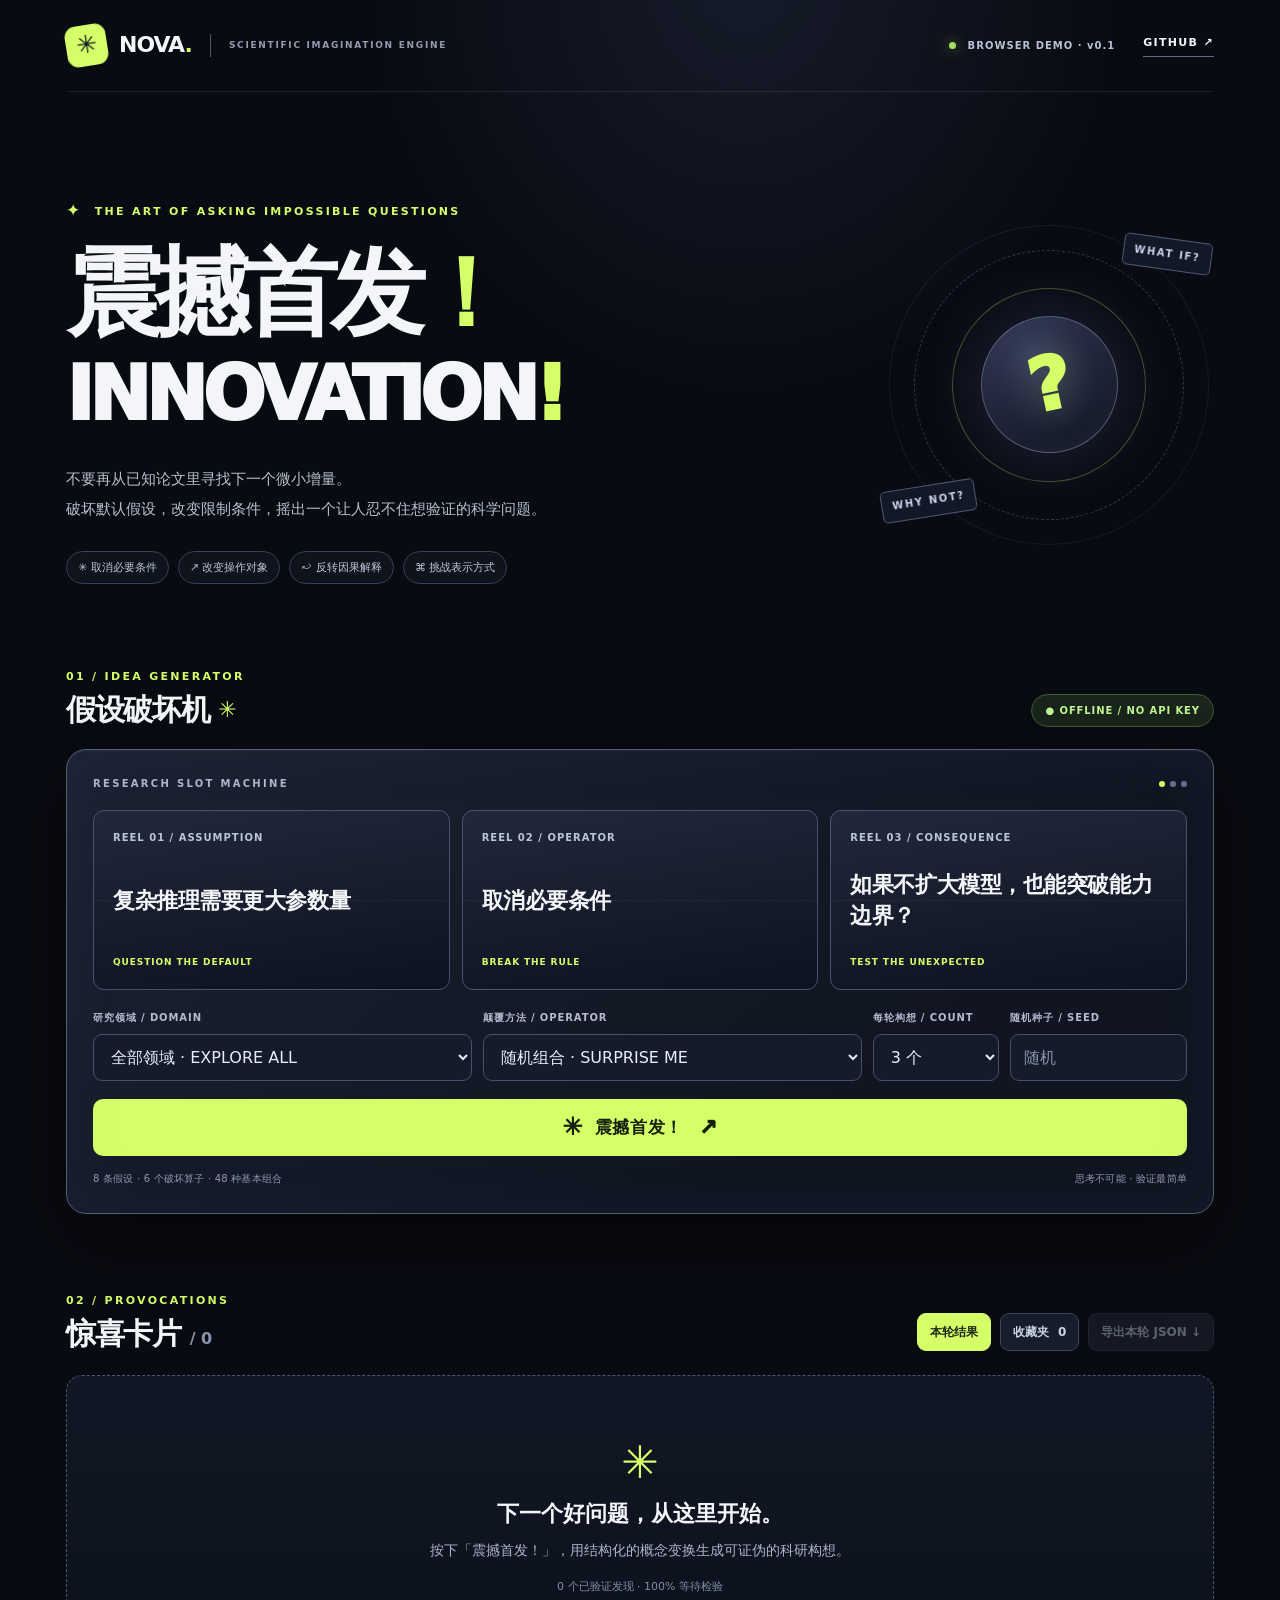
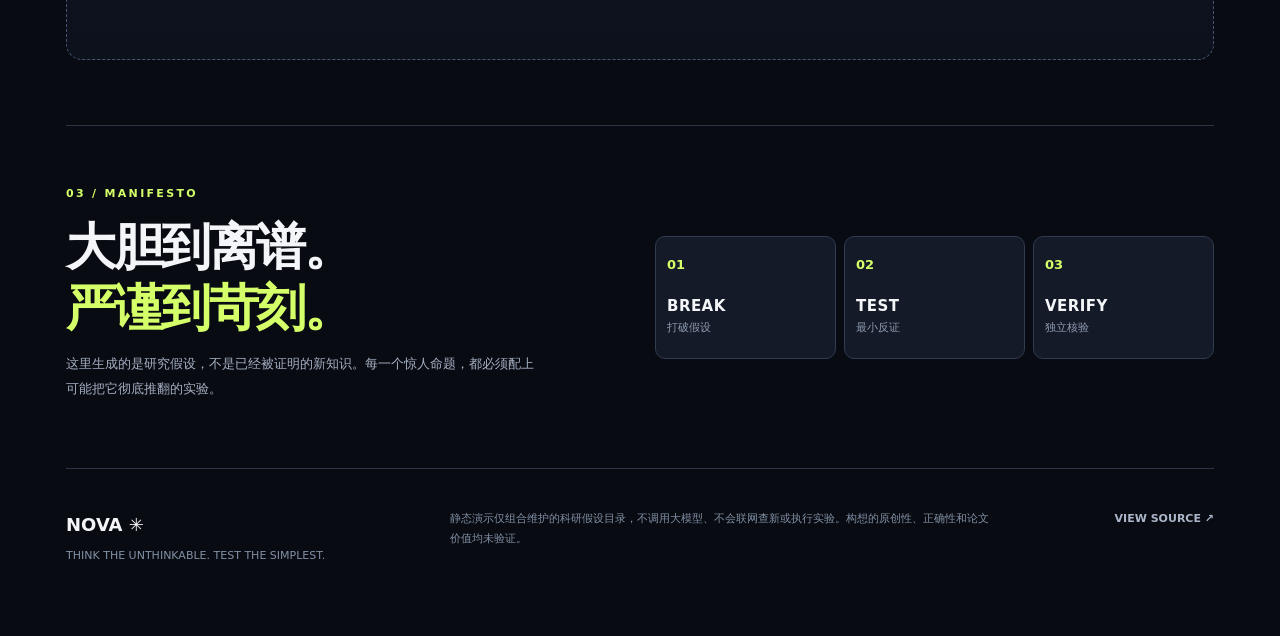
<file: docs/index.html>
<!doctype html>
<html lang="zh-CN">
<head>
  <meta charset="utf-8">
  <meta name="viewport" content="width=device-width, initial-scale=1">
  <meta name="theme-color" content="#0a0b12">
  <meta name="description" content="NOVA · 震撼首发！打破科研默认假设，生成可证伪的科学构想。">
  <link rel="canonical" href="https://ranchotao.github.io/NOVA/">
  <meta property="og:type" content="website">
  <meta property="og:title" content="NOVA · 震撼首发！INNOVATION!">
  <meta property="og:description" content="打破默认假设，生成可证伪的科研构想。">
  <meta property="og:url" content="https://ranchotao.github.io/NOVA/">
  <title>NOVA — 震撼首发！</title>
  <link rel="stylesheet" href="./styles.css">
  <script type="module" src="./app.mjs"></script>
</head>
<body>
  <div class="background-glow" aria-hidden="true"></div>
  <div class="page">
    <header class="topbar">
      <a href="./" class="brand" aria-label="NOVA 首页">
        <span class="brand-mark">✳</span>
        <span>NOVA<span class="period">.</span></span>
        <span class="brand-divider"></span>
        <span class="brand-sub">SCIENTIFIC IMAGINATION ENGINE</span>
      </a>
      <div class="topbar-right">
        <span class="live-indicator"><span class="pulse"></span> BROWSER DEMO · v0.1</span>
        <a class="github-link" href="https://github.com/RanchoTao/NOVA" target="_blank" rel="noopener noreferrer">GITHUB ↗</a>
      </div>
    </header>

    <main>
      <section class="hero" aria-labelledby="hero-title">
        <div class="hero-left">
          <p class="eyebrow"><span class="eyebrow-star">✦</span> THE ART OF ASKING IMPOSSIBLE QUESTIONS</p>
          <h1 id="hero-title">震撼首发<span class="exclamation">！</span><br><span class="english">INNOVATION<span class="exclamation">!</span></span></h1>
          <p class="hero-intro">不要再从已知论文里寻找下一个微小增量。<br>破坏默认假设，改变限制条件，摇出一个让人忍不住想验证的科学问题。</p>
          <div class="hero-tags">
            <span>✳ 取消必要条件</span><span>↗ 改变操作对象</span><span>⤾ 反转因果解释</span><span>⌘ 挑战表示方式</span>
          </div>
        </div>
        <div class="hero-orbit" aria-hidden="true">
          <div class="orbit orbit-one"></div><div class="orbit orbit-two"></div><div class="orbit orbit-three"></div>
          <div class="orbit-core"><span>?</span></div>
          <div class="orbit-label orbit-label-1">WHAT IF?</div>
          <div class="orbit-label orbit-label-2">WHY NOT?</div>
        </div>
      </section>

      <section class="workbench" aria-labelledby="workbench-title">
        <div class="section-heading">
          <div><p class="section-index">01 / IDEA GENERATOR</p><h2 id="workbench-title">假设破坏机 <span class="icon-flash">✳</span></h2></div>
          <span class="mode-pill">● OFFLINE / NO API KEY</span>
        </div>
        <div class="machine">
          <div class="reel-title"><span>RESEARCH SLOT MACHINE</span><span class="small-dots"><b></b><b></b><b></b></span></div>
          <div class="reels" id="reels" aria-label="三个构想转轮">
            <div class="reel"><span class="reel-number">REEL 01 / ASSUMPTION</span><strong id="slot-assumption">复杂推理需要更大参数量</strong><span class="reel-foot">QUESTION THE DEFAULT</span></div>
            <div class="reel"><span class="reel-number">REEL 02 / OPERATOR</span><strong id="slot-operator">取消必要条件</strong><span class="reel-foot">BREAK THE RULE</span></div>
            <div class="reel"><span class="reel-number">REEL 03 / CONSEQUENCE</span><strong id="slot-question">如果不扩大模型，也能突破能力边界？</strong><span class="reel-foot">TEST THE UNEXPECTED</span></div>
          </div>
          <form class="settings" id="controls">
            <label class="setting"><span>研究领域 / DOMAIN</span><select id="domain"><option value="">全部领域 · EXPLORE ALL</option></select></label>
            <label class="setting"><span>颠覆方法 / OPERATOR</span><select id="operator"><option value="">随机组合 · SURPRISE ME</option></select></label>
            <label class="setting setting-short"><span>每轮构想 / COUNT</span><select id="count"><option value="1">1 个</option><option value="3" selected>3 个</option><option value="5">5 个</option></select></label>
            <label class="setting setting-short"><span>随机种子 / SEED</span><input id="seed" type="number" inputmode="numeric" placeholder="随机" step="1"></label>
            <button id="spin" class="spin-button" type="submit"><span class="spin-icon">✳</span><span>震撼首发！</span><span class="spin-arrow">↗</span></button>
          </form>
          <div class="machine-footer"><span id="catalog-status">正在读取假设目录…</span><span>思考不可能 · 验证最简单</span></div>
        </div>
      </section>

      <section class="output" aria-labelledby="output-title">
        <div class="section-heading output-head">
          <div><p class="section-index">02 / PROVOCATIONS</p><h2 id="output-title">惊喜卡片 <span class="output-count" id="result-count">/ 0</span></h2></div>
          <div class="output-tools">
            <button type="button" id="tab-current" class="tab active" aria-pressed="true">本轮结果</button>
            <button type="button" id="tab-saved" class="tab" aria-pressed="false">收藏夹 <span id="saved-count">0</span></button>
            <button type="button" id="download-batch" class="ghost-button" disabled>导出本轮 JSON ↓</button>
          </div>
        </div>
        <div id="ideas" class="ideas" aria-live="polite">
          <div class="empty-state">
            <span class="empty-mark">✳</span>
            <h3>下一个好问题，从这里开始。</h3>
            <p>按下「震撼首发！」，用结构化的概念变换生成可证伪的科研构想。</p>
            <span>0 个已验证发现 · 100% 等待检验</span>
          </div>
        </div>
      </section>

      <section class="manifesto" aria-labelledby="manifesto-title">
        <div class="manifesto-copy"><span class="section-index">03 / MANIFESTO</span><h2 id="manifesto-title">大胆到离谱。<br><em>严谨到苛刻。</em></h2><p>这里生成的是研究假设，不是已经被证明的新知识。每一个惊人命题，都必须配上可能把它彻底推翻的实验。</p></div>
        <div class="manifesto-steps"><div><b>01</b><span>BREAK</span><p>打破假设</p></div><div><b>02</b><span>TEST</span><p>最小反证</p></div><div><b>03</b><span>VERIFY</span><p>独立核验</p></div></div>
      </section>
    </main>

    <footer class="footer"><div><span class="footer-brand">NOVA ✳</span><span>THINK THE UNTHINKABLE. TEST THE SIMPLEST.</span></div><p>静态演示仅组合维护的科研假设目录，不调用大模型、不会联网查新或执行实验。构想的原创性、正确性和论文价值均未验证。</p><a href="https://github.com/RanchoTao/NOVA" target="_blank" rel="noopener noreferrer">VIEW SOURCE ↗</a></footer>
  </div>
  <div role="status" aria-live="polite" class="toast" id="toast"></div>
</body>
</html>
</file>
<file: docs/styles.css>
:root{
  color-scheme:dark;
  --bg:#090b12;--panel:#111522;--panel-2:#171d2c;--ink:#f4f5f8;--muted:#9aa3b4;
  --line:#31394c;--line-strong:#505c74;--accent:#d5ff68;--violet:#bcafff;
  --max:1220px;
}
*,*::before,*::after{box-sizing:border-box}
html{scroll-behavior:smooth}
body{background:var(--bg);color:var(--ink);margin:0;font-family:Inter,"SF Pro Display","PingFang SC","Microsoft YaHei",system-ui,sans-serif;-webkit-font-smoothing:antialiased;line-height:1.55}
body::before{content:"";position:fixed;inset:0;background-image:radial-gradient(#ffffff0b 0.7px,transparent 0.7px);background-size:26px 26px;mask-image:linear-gradient(to bottom,#000,transparent 80%);pointer-events:none;z-index:-1}
.background-glow{position:absolute;top:-500px;left:25%;width:850px;height:950px;background:radial-gradient(ellipse,#3b476b46,transparent 65%);pointer-events:none;z-index:-1}
button,select,input{font:inherit}
button{cursor:pointer}
button:disabled{opacity:.43;cursor:not-allowed}
a{color:inherit;text-decoration:none}
a:hover{color:var(--accent)}
:focus-visible{outline:2px solid var(--accent);outline-offset:4px}
.page{max-width:var(--max);margin:0 auto;padding:0 36px}
.topbar{min-height:92px;display:flex;align-items:center;justify-content:space-between;gap:20px;border-bottom:1px solid #ffffff16}
.brand{display:flex;align-items:center;gap:12px;font-weight:900;font-size:22px;letter-spacing:-.045em;white-space:nowrap}
.brand-mark{display:grid;place-items:center;background:var(--accent);color:#111922;border-radius:11px;font-size:25px;width:41px;height:41px;transform:rotate(-9deg)}
.period,.exclamation{color:var(--accent)}
.brand-divider{width:1px;height:23px;background:#505569;margin:0 6px}
.brand-sub{font-size:9px;letter-spacing:.19em;font-weight:700;color:#959cb0}
.topbar-right{display:flex;align-items:center;gap:28px;white-space:nowrap}
.live-indicator{color:#b8c2d2;font-size:10px;font-weight:800;letter-spacing:.1em}
.pulse{width:7px;height:7px;background:#a9df61;display:inline-block;border-radius:50%;box-shadow:0 0 13px #a9df61a0;margin-right:7px}
.github-link{font-size:11px;font-weight:850;letter-spacing:.12em;border-bottom:1px solid #616d84;padding-bottom:4px}
.hero{display:grid;grid-template-columns:minmax(0,1fr) 330px;align-items:center;gap:36px;padding:94px 0 84px}
.eyebrow,.section-index{font-size:11px;font-weight:800;color:var(--accent);letter-spacing:.21em;text-transform:uppercase}
.eyebrow-star{font-size:17px;vertical-align:-1px;margin-right:6px}
.hero h1{font-weight:950;line-height:.98;letter-spacing:-.085em;font-size:clamp(54px,7.5vw,103px);margin:23px 0 29px}
.hero h1 .english{font-size:.77em;letter-spacing:-.068em;display:inline-block;margin-top:8px}
.hero-intro{font-size:15px;color:#b7c0cf;line-height:2;max-width:660px;margin:0}
.hero-tags{display:flex;gap:9px;flex-wrap:wrap;margin-top:27px}
.hero-tags span{padding:7px 11px;border:1px solid #394158;border-radius:100px;background:#171d2b72;font-size:11px;color:#bdc7d9}
.hero-orbit{height:330px;position:relative;display:grid;place-items:center;isolation:isolate}
.orbit{border:1px solid #93afff47;border-radius:50%;position:absolute;inset:30px;transform:rotate(-20deg)}
.orbit-one{inset:30px;border-style:dashed;animation:orbit 42s linear infinite}
.orbit-two{inset:68px;border-color:#d5ff6845;animation:orbit 24s linear infinite reverse}
.orbit-three{inset:5px;border-color:#6172aa27;transform:rotate(34deg)}
.orbit-core{width:137px;height:137px;display:grid;place-items:center;border-radius:50%;background:radial-gradient(circle at 37% 26%,#373d5e,#171b2b 70%);border:1px solid #79839f9c;box-shadow:0 0 70px #9094ff31, inset 0 0 30px #c3ccff0c}
.orbit-core span{font-size:73px;font-weight:950;color:var(--accent);transform:rotate(-12deg);text-shadow:0 0 35px #d5ff683a}
.orbit-label{position:absolute;font-size:10px;font-weight:850;letter-spacing:.17em;background:#131827;padding:7px 10px;border:1px solid #4c5873;border-radius:5px;color:#c9d2e9}
.orbit-label-1{top:18px;right:2px;transform:rotate(8deg)}
.orbit-label-2{bottom:33px;left:-3px;transform:rotate(-9deg)}
@keyframes orbit{to{transform:rotate(360deg)}}
.section-heading{display:flex;align-items:end;justify-content:space-between;gap:20px;margin-bottom:22px}
.section-heading .section-index{margin:0 0 8px}
.section-heading h2{font-size:30px;letter-spacing:-.045em;line-height:1.15;margin:0}
.icon-flash{font-size:22px;color:var(--accent);vertical-align:3px}
.mode-pill{background:#19251b;color:#c2f593;border:1px solid #3f5936;font-size:10px;font-weight:800;letter-spacing:.09em;border-radius:40px;padding:8px 13px}
.machine{padding:26px;border:1px solid #515f72;background:linear-gradient(144deg,#1c2232,#101521 69%);border-radius:20px;box-shadow:0 28px 70px #0006, inset 0 1px 0 #ffffff0d;position:relative;overflow:hidden}
.machine::before{content:"";position:absolute;inset:0;border-radius:inherit;box-shadow:inset 0 0 65px #5861a311;pointer-events:none}
.reel-title{font-size:10px;font-weight:800;color:#aeb8cb;letter-spacing:.23em;display:flex;align-items:center;justify-content:space-between;margin-bottom:18px}
.small-dots{display:flex;gap:5px}.small-dots b{height:6px;width:6px;border-radius:50%;background:#63718e}.small-dots b:first-child{background:var(--accent)}
.reels{display:grid;grid-template-columns:repeat(3,minmax(0,1fr));gap:12px}
.reel{min-height:180px;padding:19px;border-radius:11px;border:1px solid #45536e;background:linear-gradient(172deg,#20283a,#0d1220);display:flex;flex-direction:column;justify-content:space-between;gap:17px;position:relative;overflow:hidden}
.reel::after{content:"";position:absolute;left:0;right:0;top:50%;height:1px;background:#FFFFFF0A}
.reel-number,.reel-foot{font-size:10px;letter-spacing:.1em;color:#9daaC1;font-weight:700}
.reel-number{color:#bcc5d8}
.reel-foot{color:var(--accent);font-size:9px}
.reel strong{font-size:clamp(16px,2vw,22px);font-weight:800;line-height:1.43;letter-spacing:-.02em;position:relative;z-index:1;overflow-wrap:anywhere}
.spinning .reel strong{animation:blink .17s ease-in-out infinite alternate}
@keyframes blink{from{filter:blur(3px);opacity:.28;transform:translateY(-5px)}to{filter:blur(0);opacity:1;transform:translateY(5px)}}
.settings{display:grid;grid-template-columns:3fr 3fr 1fr 1.4fr;gap:11px;margin-top:20px}
.setting{display:flex;flex-direction:column;gap:9px;min-width:0}
.setting span{font-size:10px;letter-spacing:.09em;color:#b1bcd0;font-weight:850}
.setting select,.setting input{height:47px;border:1px solid #46516a;border-radius:9px;background:#151b2a;color:#e7edf8;padding:0 13px;min-width:0;width:100%;outline-offset:2px}
.setting select:hover,.setting input:hover{border-color:#8391ad}
.setting input::placeholder{color:#8995a9}
.spin-button{margin-top:7px;grid-column:1/-1;background:var(--accent);border:0;border-radius:10px;min-height:57px;display:flex;align-items:center;justify-content:center;gap:12px;color:#14200c;font-size:17px;font-weight:950;letter-spacing:.035em;transition:transform .2s,background .2s,box-shadow .2s}
.spin-button:hover{transform:translateY(-2px);background:#e4ff98;box-shadow:0 9px 30px #d5ff6829}
.spin-button:active{transform:translateY(0)}
.spin-icon{font-size:24px}.spin-arrow{font-size:22px;margin-left:4px}
.machine-footer{display:flex;gap:12px;justify-content:space-between;color:#8e9bb2;font-size:10px;letter-spacing:.02em;margin-top:15px}
.output{padding:78px 0 65px}
.output-head{flex-wrap:wrap;margin-bottom:24px}
.output-tools{display:flex;align-items:center;gap:9px;flex-wrap:wrap}
.output-count{font-size:16px;color:#8695ad;letter-spacing:0}
.tab,.ghost-button,.card-action{border:1px solid #3d465d;background:#161d2b;color:#c9d4e3;border-radius:9px;padding:9px 12px;font-size:12px;font-weight:750}
.tab.active{color:#1b2815;background:var(--accent);border-color:var(--accent)}
.tab span{margin-left:5px}
.ghost-button{background:#232b3b}
.tab:hover:not(.active),.ghost-button:hover,.card-action:hover{border-color:#a2afc7;color:#fff}
.ideas{display:grid;gap:18px}
.empty-state{min-height:285px;border:1px dashed #485470;background:linear-gradient(#111724,#0c111c);border-radius:16px;display:flex;flex-direction:column;justify-content:center;align-items:center;text-align:center;padding:35px 18px}
.empty-mark{font-size:45px;color:var(--accent);line-height:1}
.empty-state h3{font-size:22px;margin:12px 0 7px}
.empty-state p{margin:0;color:#abb6c7;font-size:14px;line-height:1.8}
.empty-state>span:last-child{margin-top:15px;color:#7f90a6;font-size:11px}
.idea-card{padding:27px;border:1px solid #334159;background:linear-gradient(130deg,#151c2c,#101723);border-radius:17px;box-shadow:0 9px 25px #0002}
.card-top{display:flex;align-items:center;justify-content:space-between;gap:12px;flex-wrap:wrap}
.card-id{font-weight:850;color:var(--accent);font-size:11px;letter-spacing:.08em}
.card-flags{display:flex;gap:7px;flex-wrap:wrap}
.flag{color:#b2bed0;border:1px solid #4c5870;padding:5px 9px;font-size:10px;border-radius:100px}
.flag.yellow{border-color:#746041;color:#f8db8f}
.card-question{font-size:clamp(21px,3.5vw,30px);letter-spacing:-.036em;line-height:1.43;font-weight:850;max-width:960px;margin:18px 0 9px}
.card-why{font-size:13px;color:#b4c5dd;line-height:1.8;max-width:850px;margin:0}
.card-sup{font-size:12px;color:#bfd78a;margin:0 0 12px}
.card-grid{display:grid;grid-template-columns:repeat(2,minmax(0,1fr));gap:12px;margin:20px 0}
.card-field{border:1px solid #2f3a4e;background:#0d1420;border-radius:10px;padding:16px}
.card-field.wide{grid-column:span 2}
.card-field b{display:block;font-size:10px;font-weight:850;letter-spacing:.07em;color:#899db9;text-transform:uppercase;margin-bottom:7px}
.card-field p{color:#d0d9e6;font-size:13px;margin:0;line-height:1.8;overflow-wrap:anywhere}
.card-actions{border-top:1px solid #313e51;padding-top:17px;display:flex;gap:8px;align-items:center;flex-wrap:wrap}
.card-action{background:#1d2737}
.card-action.primary{color:var(--accent);border-color:#64784a}
.card-action.selected{color:#202b12;background:var(--accent);border-color:var(--accent)}
.review-panel{border:1px solid #42506c;background:#111b2b;border-radius:10px;padding:17px 20px;margin-top:13px}
.review-panel[hidden]{display:none}
.review-panel h4{margin:0 0 8px;color:#fbdf9b;font-size:14px}
.review-panel p,.review-panel li{font-size:13px;line-height:1.8;color:#becada}
.review-panel ul{margin:8px 0 0;padding-left:21px}
.review-panel p{margin:6px 0}
.manifesto{border-top:1px solid #2b3547;border-bottom:1px solid #2b3547;padding:54px 0;display:grid;grid-template-columns:1fr 1fr;gap:30px;align-items:center}
.manifesto h2{font-size:clamp(30px,4vw,50px);line-height:1.22;letter-spacing:-.05em;margin:12px 0 13px}
.manifesto h2 em{font-style:normal;color:var(--accent)}
.manifesto p{max-width:470px;font-size:13px;color:#a5b0c3;line-height:1.9}
.manifesto-steps{display:grid;grid-template-columns:repeat(3,1fr);gap:8px}
.manifesto-steps>div{min-height:123px;padding:15px 11px;background:#141a27;border:1px solid #303c52;border-radius:10px}
.manifesto-steps b{font-size:13px;color:var(--accent)}
.manifesto-steps span{display:block;margin-top:18px;font-size:15px;font-weight:850;letter-spacing:.03em}
.manifesto-steps p{font-size:11px;margin:0;color:#8f9bb0}
.footer{padding:40px 0 70px;display:flex;gap:20px;justify-content:space-between;align-items:start;color:#8190a5;font-size:11px;line-height:1.8}
.footer>div{display:flex;flex-direction:column;gap:4px;white-space:nowrap}
.footer-brand{font-size:18px;font-weight:900;color:#f5f5f8}
.footer>p{max-width:540px;margin:0}
.footer>a{white-space:nowrap;font-weight:850;color:#abb6c9}
.toast{position:fixed;left:50%;bottom:26px;transform:translate(-50%,24px);z-index:10;opacity:0;pointer-events:none;background:#d5ff68;color:#14200f;padding:11px 19px;border-radius:12px;font-size:13px;font-weight:850;box-shadow:0 16px 40px #0008;transition:opacity .2s,transform .2s}
.toast.show{opacity:1;transform:translate(-50%,0)}
@media(max-width:950px){
  .hero{grid-template-columns:1fr 240px;padding:65px 0}
  .hero-orbit{height:260px}.orbit{inset:20px}.orbit-two{inset:52px}.orbit-three{inset:0}.orbit-core{width:110px;height:110px}
  .settings{grid-template-columns:1fr 1fr}.reel{min-height:180px}
  .footer{flex-wrap:wrap}
}
@media(max-width:680px){
  .page{padding:0 18px}.topbar{min-height:75px}.brand{font-size:20px}.brand-sub,.brand-divider,.live-indicator{display:none}
  .hero{grid-template-columns:1fr;padding:60px 0 48px}.hero h1{font-size:clamp(53px,12vw,76px);margin:18px 0 24px}.hero-orbit{display:none}
  .hero-intro{font-size:14px}.hero-tags{gap:7px}.hero-tags span{font-size:10px}
  .section-heading h2{font-size:26px}.machine{padding:15px;border-radius:14px}.reels{grid-template-columns:1fr;gap:9px}
  .reel{min-height:107px;padding:13px 16px;gap:8px}.reel strong{font-size:18px}
  .settings{gap:10px}.setting:nth-child(-n+2){grid-column:span 2}.setting select,.setting input{height:44px}
  .mode-pill{font-size:9px;padding:7px 9px}
  .spin-button{font-size:16px;min-height:55px}.machine-footer{flex-wrap:wrap}
  .output{padding:60px 0 45px}.output-head{align-items:start}.output-tools{width:100%}
  .idea-card{padding:18px}.card-question{font-size:22px}.card-grid{grid-template-columns:1fr}.card-field.wide{grid-column:auto}
  .manifesto{grid-template-columns:1fr;padding:37px 0}.manifesto-steps>div{min-height:105px;padding:10px}
  .footer{flex-direction:column;gap:15px;padding:35px 0 55px}
}
@media(prefers-reduced-motion:reduce){*,*::before,*::after{animation-duration:.001ms!important;transition-duration:.001ms!important;scroll-behavior:auto!important}}
</file>
